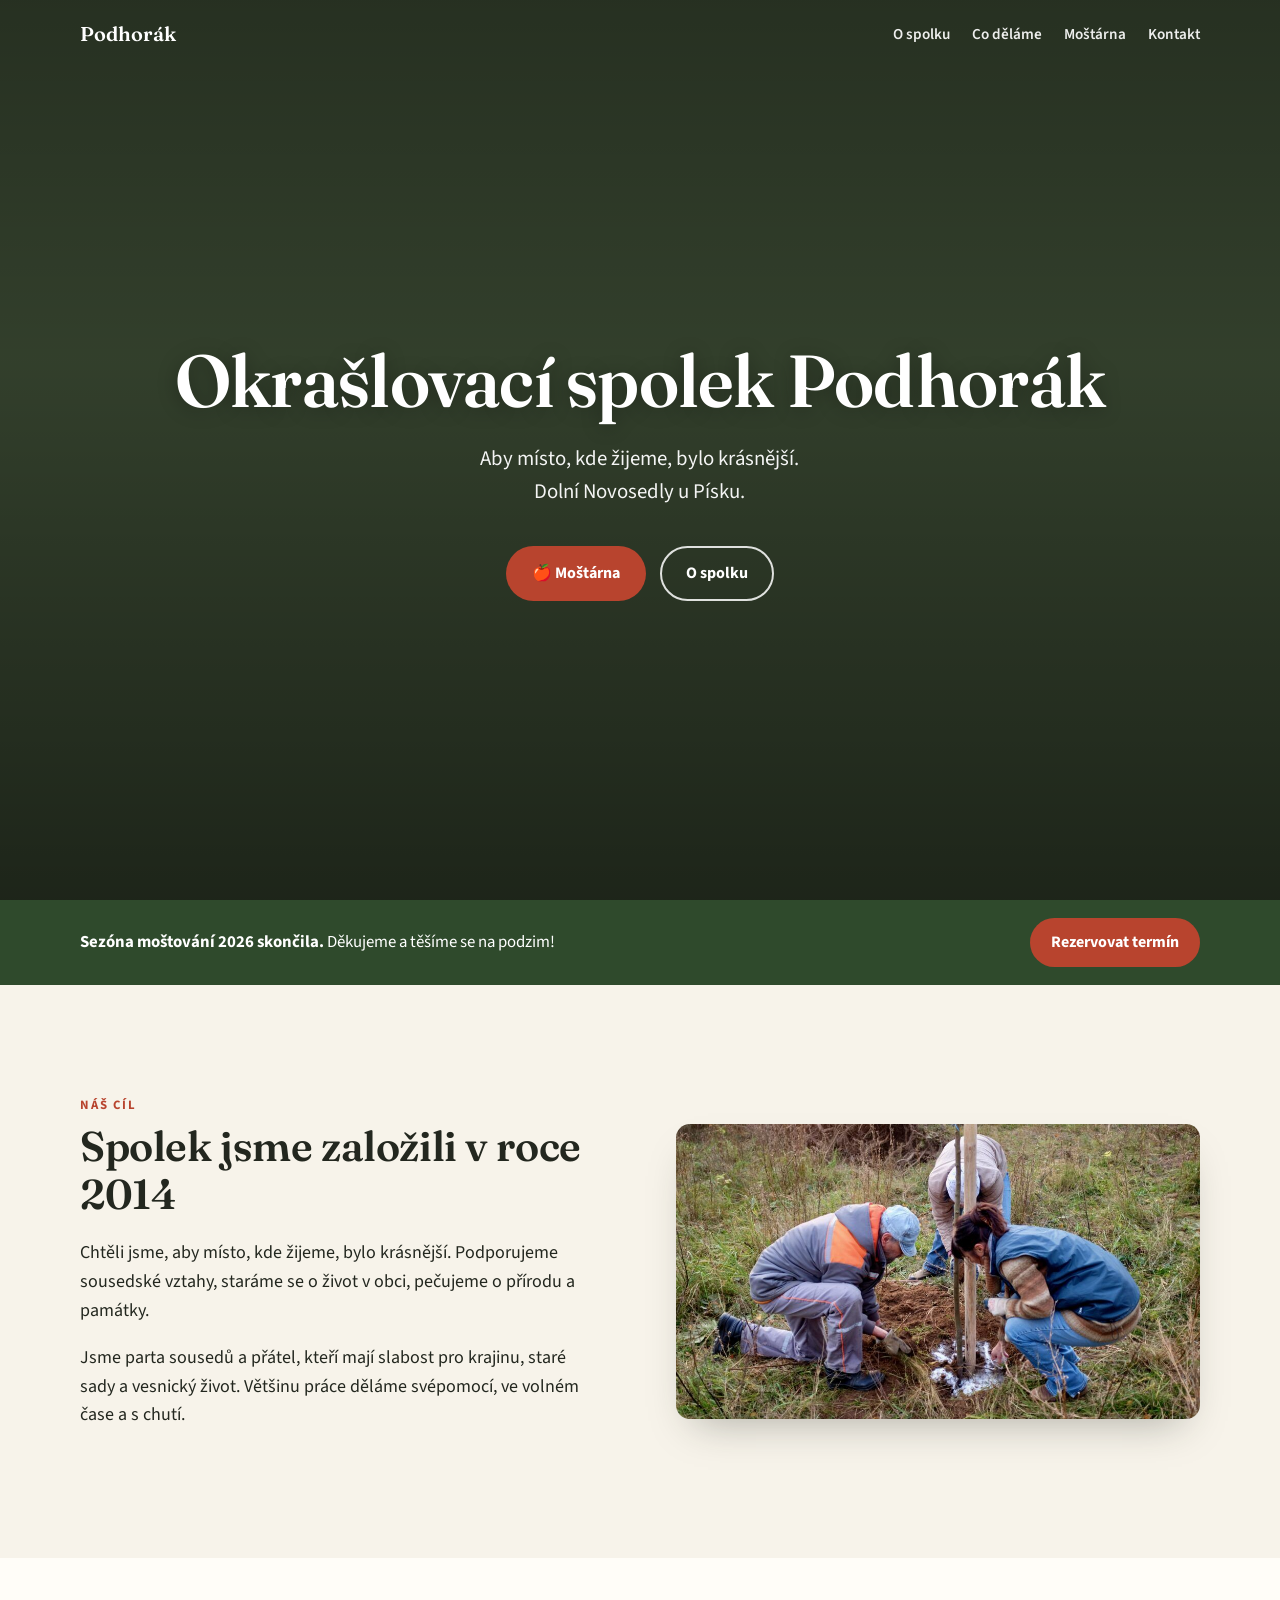
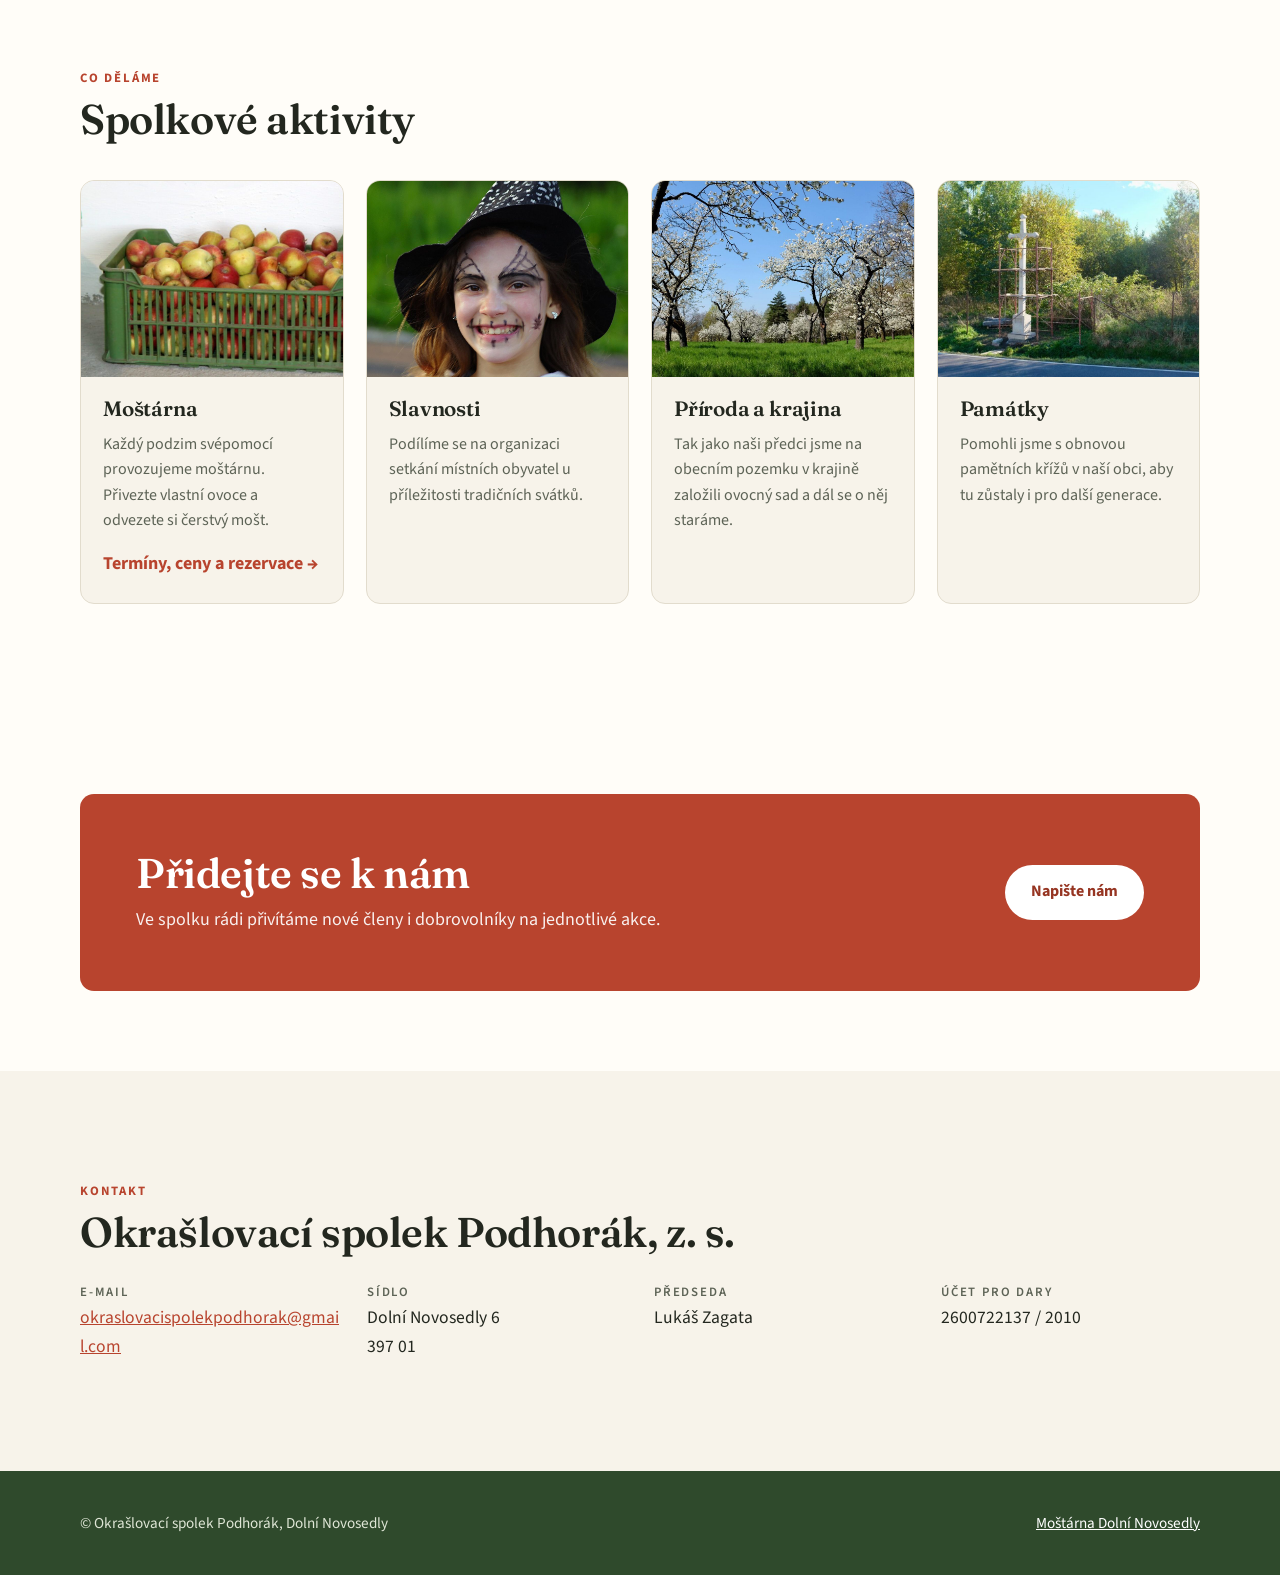
<file: index.html>
<!doctype html>
<html lang="cs">
<head>
  <meta charset="utf-8">
  <meta name="viewport" content="width=device-width, initial-scale=1">
  <meta name="format-detection" content="telephone=no">
  <title>Okrašlovací spolek Podhorák – Dolní Novosedly</title>
  <meta name="description" content="Okrašlovací spolek Podhorák z Dolních Novosedel u Písku. Pečujeme o krajinu, sady a památky, pořádáme sousedská setkání a na podzim provozujeme moštárnu.">
  <meta property="og:title" content="Okrašlovací spolek Podhorák">
  <meta property="og:description" content="Krajina, sady, památky a moštárna v Dolních Novosedlech u Písku.">
  <meta property="og:image" content="https://podhorak.cz/img/hero-pole.jpg">
  <link rel="icon" href="data:image/svg+xml,%3Csvg xmlns='http://www.w3.org/2000/svg' viewBox='0 0 100 100'%3E%3Ctext y='.9em' font-size='90'%3E🍏%3C/text%3E%3C/svg%3E">
  <link rel="preconnect" href="https://fonts.googleapis.com">
  <link rel="preconnect" href="https://fonts.gstatic.com" crossorigin>
  <link href="https://fonts.googleapis.com/css2?family=Fraunces:opsz,wght@9..144,600&family=Source+Sans+3:wght@400;600;700&display=swap" rel="stylesheet">
  <link rel="stylesheet" href="style.css">
</head>
<body>

<nav class="nav">
  <div class="wrap">
    <a class="brand" href="index.html">Podhorák</a>
    <ul>
      <li class="hide-sm"><a href="#spolek">O spolku</a></li>
      <li class="hide-sm"><a href="#aktivity">Co děláme</a></li>
      <li><a href="mostarna/index.html">Moštárna</a></li>
      <li><a href="#kontakt">Kontakt</a></li>
    </ul>
  </div>
</nav>

<header class="hero">
  <div class="slide" style="background-image:url('img/hero-pole.jpg')"></div>
  <div class="slide" style="background-image:url('img/hero-krajina.jpg')"></div>
  <div class="slide" style="background-image:url('img/hero-rybnik.jpg')"></div>
  <div class="hero-content">
    <h1>Okrašlovací spolek Podhorák</h1>
    <p class="lead">Aby místo, kde žijeme, bylo krásnější. Dolní Novosedly u Písku.</p>
    <div class="actions">
      <a class="btn btn-primary" href="mostarna/index.html">🍎 Moštárna</a>
      <a class="btn btn-ghost" href="#spolek">O spolku</a>
    </div>
  </div>
</header>

<div class="season-strip">
  <div class="wrap">
    <p id="sezona-pruh">Moštárna: termíny a rezervace najdete na stránce moštárny.</p>
    <a class="btn btn-primary" href="mostarna/index.html#rezervace">Rezervovat termín</a>
  </div>
</div>

<section id="spolek">
  <div class="wrap split">
    <div>
      <div class="eyebrow">Náš cíl</div>
      <h2>Spolek jsme založili v roce 2014</h2>
      <p>Chtěli jsme, aby místo, kde žijeme, bylo krásnější. Podporujeme sousedské vztahy, staráme se o život v obci, pečujeme o přírodu a památky.</p>
      <p>Jsme parta sousedů a přátel, kteří mají slabost pro krajinu, staré sady a vesnický život. Většinu práce děláme svépomocí, ve volném čase a s chutí.</p>
    </div>
    <div class="photo"><img src="img/sazeni.jpg" alt="Členové spolku sázejí ovocný strom" loading="lazy" width="1024" height="575"></div>
  </div>
</section>

<section id="aktivity" class="section-alt">
  <div class="wrap">
    <div class="eyebrow">Co děláme</div>
    <h2>Spolkové aktivity</h2>
    <div class="cards">
      <article class="card">
        <img src="img/jablka.jpg" alt="Přepravka jablek připravená k moštování" loading="lazy" width="1024" height="565">
        <div class="card-body">
          <h3>Moštárna</h3>
          <p>Každý podzim svépomocí provozujeme moštárnu. Přivezte vlastní ovoce a odvezete si čerstvý mošt.</p>
          <a class="more" href="mostarna/index.html">Termíny, ceny a rezervace →</a>
        </div>
      </article>
      <article class="card">
        <img src="img/slavnosti.jpg" alt="Malá čarodějnice na pálení čarodějnic" loading="lazy" width="1024" height="768">
        <div class="card-body">
          <h3>Slavnosti</h3>
          <p>Podílíme se na organizaci setkání místních obyvatel u příležitosti tradičních svátků.</p>
        </div>
      </article>
      <article class="card">
        <img src="img/sad-kvete.jpg" alt="Rozkvetlý ovocný sad" loading="lazy" width="1024" height="939">
        <div class="card-body">
          <h3>Příroda a krajina</h3>
          <p>Tak jako naši předci jsme na obecním pozemku v krajině založili ovocný sad a dál se o něj staráme.</p>
        </div>
      </article>
      <article class="card">
        <img src="img/kriz-hotovo.jpg" alt="Obnovený kamenný kříž u silnice" loading="lazy" width="1024" height="577">
        <div class="card-body">
          <h3>Památky</h3>
          <p>Pomohli jsme s obnovou pamětních křížů v naší obci, aby tu zůstaly i pro další generace.</p>
        </div>
      </article>
    </div>
  </div>
</section>


<section class="section-alt" style="padding-block:clamp(48px,7vw,80px)">
  <div class="wrap">
    <div class="join">
      <div>
        <h2>Přidejte se k nám</h2>
        <p>Ve spolku rádi přivítáme nové členy i dobrovolníky na jednotlivé akce.</p>
      </div>
      <a class="btn" href="mailto:okraslovacispolekpodhorak@gmail.com">Napište nám</a>
    </div>
  </div>
</section>

<section id="kontakt">
  <div class="wrap">
    <div class="eyebrow">Kontakt</div>
    <h2>Okrašlovací spolek Podhorák, z. s.</h2>
    <div class="contact-grid">
      <div><h3>E-mail</h3><p><a href="mailto:okraslovacispolekpodhorak@gmail.com">okraslovacispolekpodhorak@gmail.com</a></p></div>
      <div><h3>Sídlo</h3><p>Dolní Novosedly 6<br>397 01</p></div>
      <div><h3>Předseda</h3><p>Lukáš Zagata</p></div>
      <div><h3>Účet pro dary</h3><p>2600722137 / 2010</p></div>
    </div>
  </div>
</section>

<footer>
  <div class="wrap">
    <span>© Okrašlovací spolek Podhorák, Dolní Novosedly</span>
    <a href="mostarna/index.html">Moštárna Dolní Novosedly</a>
  </div>
</footer>

<script src="sezona.js"></script>
</body>
</html>
</file>
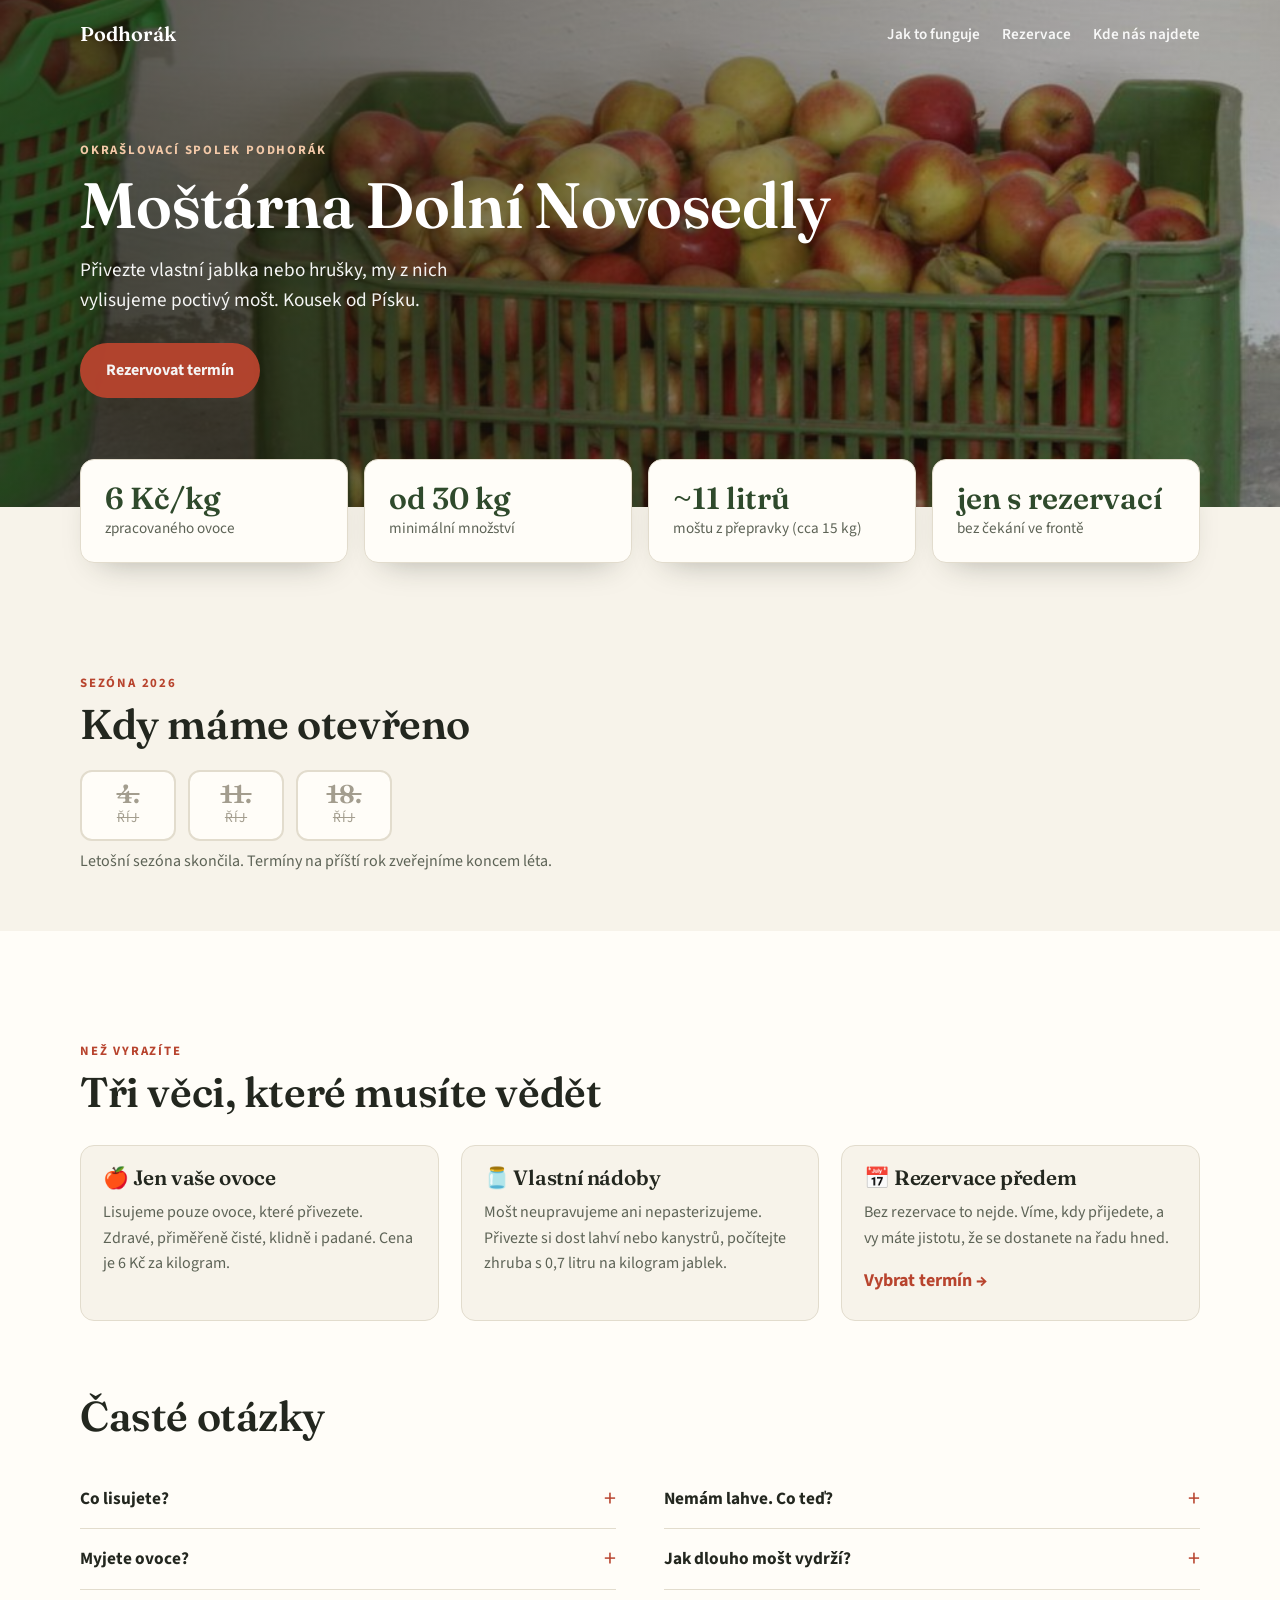
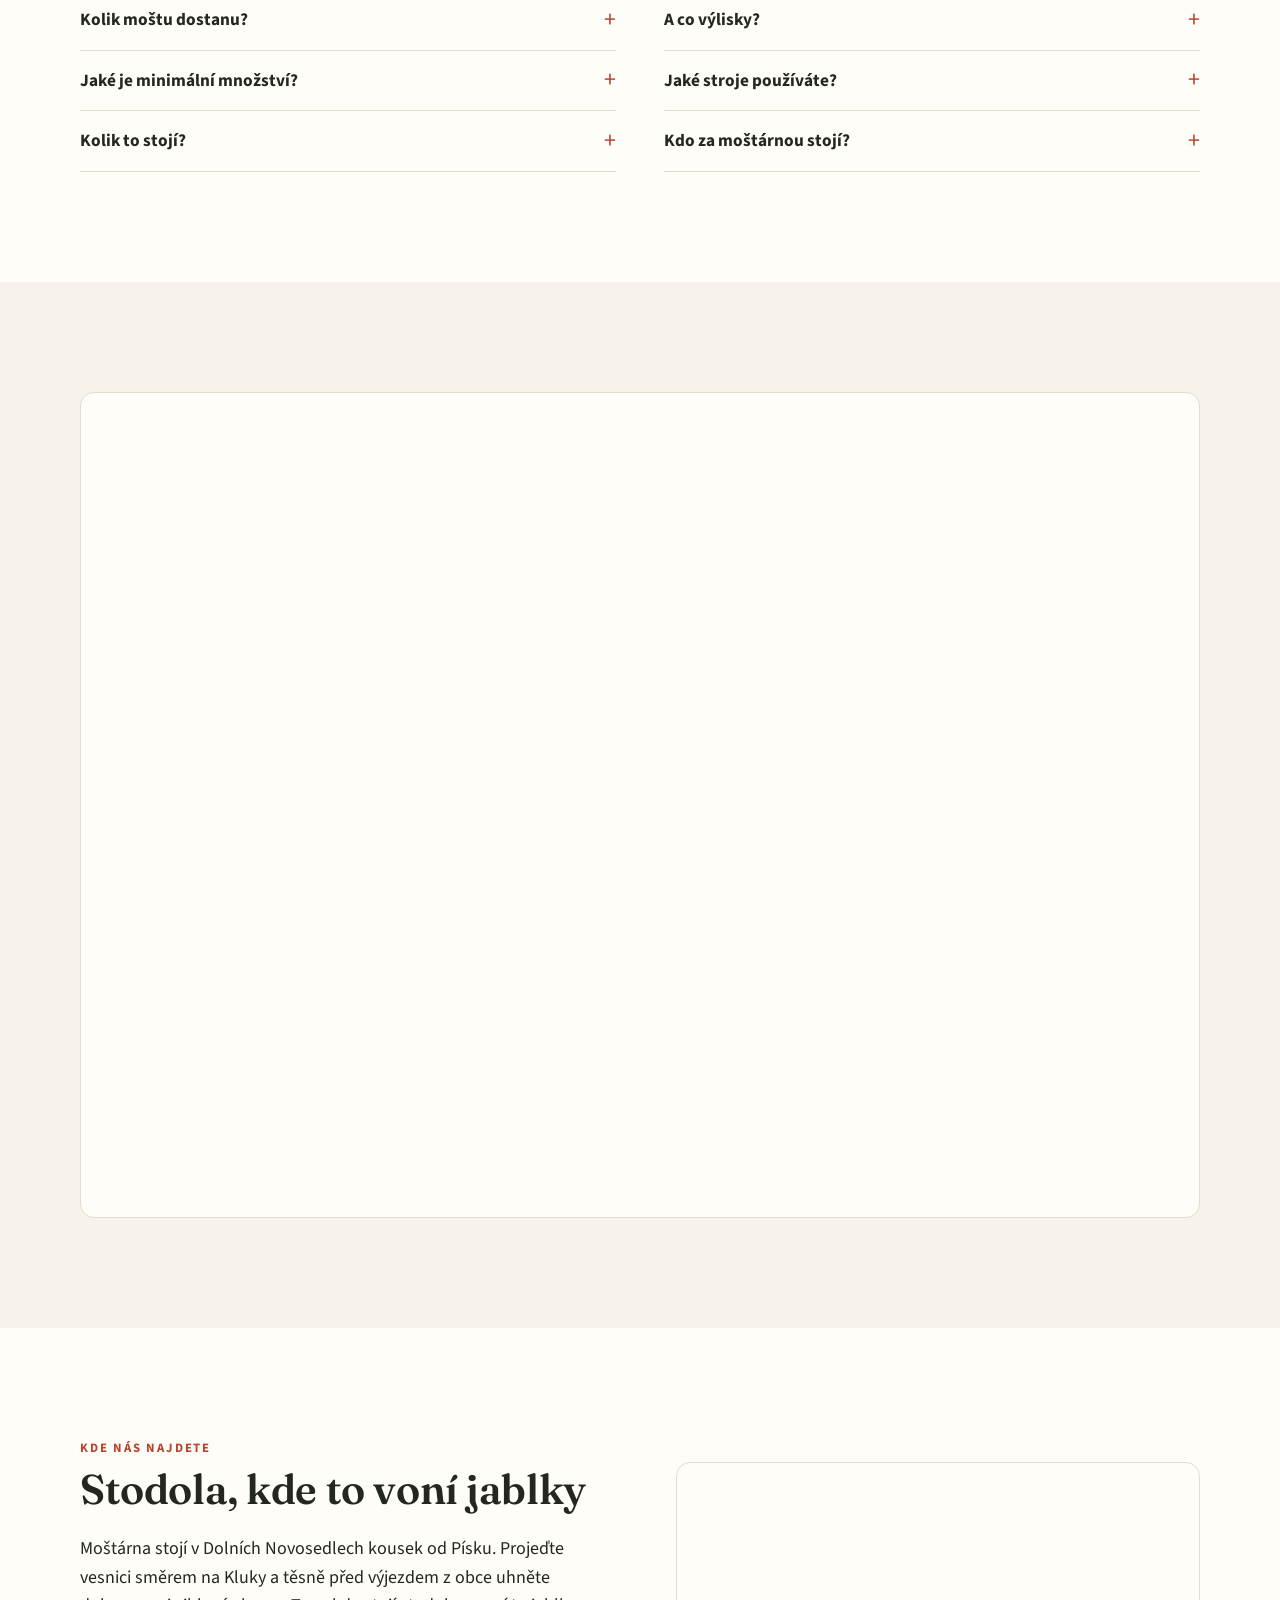
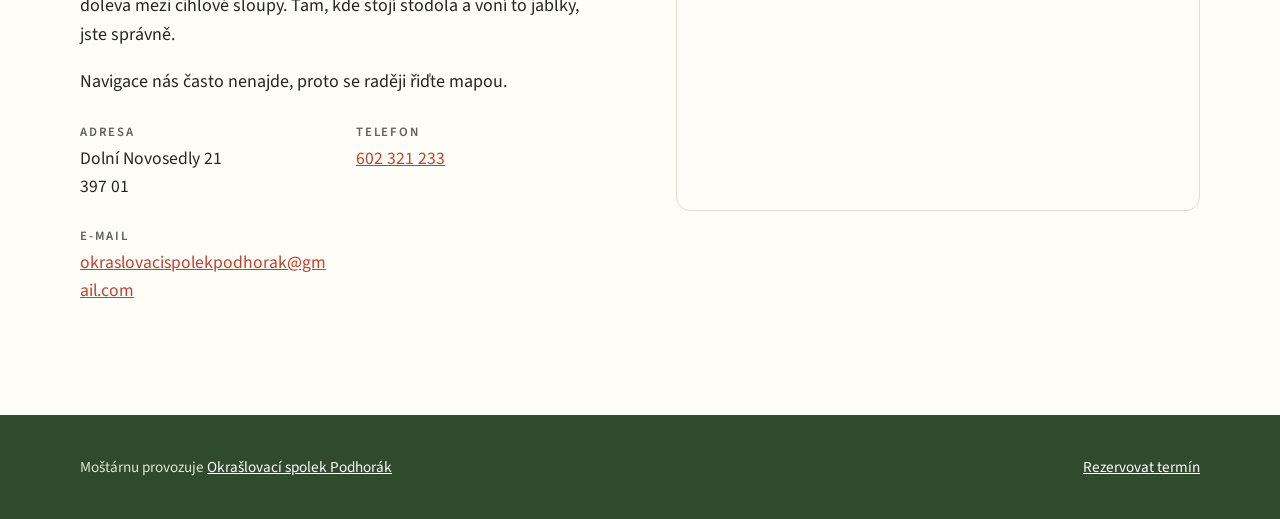
<file: mostarna/index.html>
<!doctype html>
<html lang="cs">
<head>
  <meta charset="utf-8">
  <meta name="viewport" content="width=device-width, initial-scale=1">
  <meta name="format-detection" content="telephone=no">
  <title>Moštárna Dolní Novosedly – moštování ovoce u Písku</title>
  <meta name="description" content="Moštárna v Dolních Novosedlech u Písku. Vylisujeme mošt z vašich jablek a hrušek, 6 Kč/kg, od 30 kg ovoce, jen po rezervaci. Provozuje Okrašlovací spolek Podhorák.">
  <meta property="og:title" content="Moštárna Dolní Novosedly">
  <meta property="og:description" content="Mošt z vašeho ovoce. 6 Kč/kg, od 30 kg, jen po rezervaci.">
  <meta property="og:image" content="https://podhorak.cz/img/jablka.jpg">
  <link rel="icon" href="data:image/svg+xml,%3Csvg xmlns='http://www.w3.org/2000/svg' viewBox='0 0 100 100'%3E%3Ctext y='.9em' font-size='90'%3E🍎%3C/text%3E%3C/svg%3E">
  <link rel="preconnect" href="https://fonts.googleapis.com">
  <link rel="preconnect" href="https://fonts.gstatic.com" crossorigin>
  <link href="https://fonts.googleapis.com/css2?family=Fraunces:opsz,wght@9..144,600&family=Source+Sans+3:wght@400;600;700&display=swap" rel="stylesheet">
  <link rel="stylesheet" href="../style.css">
</head>
<body>

<nav class="nav">
  <div class="wrap">
    <a class="brand" href="../index.html">Podhorák</a>
    <ul>
      <li class="hide-sm"><a href="#jak-to-funguje">Jak to funguje</a></li>
      <li><a href="#rezervace">Rezervace</a></li>
      <li><a href="#kde">Kde nás najdete</a></li>
    </ul>
  </div>
</nav>

<header class="page-head" style="background-image:url('../img/jablka.jpg')">
  <div class="wrap">
    <div class="eyebrow" style="color:#f3c9a8">Okrašlovací spolek Podhorák</div>
    <h1>Moštárna Dolní&nbsp;Novosedly</h1>
    <p>Přivezte vlastní jablka nebo hrušky, my z nich vylisujeme poctivý mošt. Kousek od Písku.</p>
    <p style="margin-top:1.4em"><a class="btn btn-primary" href="#rezervace">Rezervovat termín</a></p>
  </div>
</header>

<div class="wrap">
  <div class="facts">
    <div class="fact"><div class="big">6 Kč/kg</div><div class="small">zpracovaného ovoce</div></div>
    <div class="fact"><div class="big">od 30 kg</div><div class="small">minimální množství</div></div>
    <div class="fact"><div class="big">~11 litrů</div><div class="small">moštu z přepravky (cca 15 kg)</div></div>
    <div class="fact"><div class="big">jen s rezervací</div><div class="small">bez čekání ve frontě</div></div>
  </div>
</div>

<section style="padding-bottom:40px">
  <div class="wrap">
    <div class="eyebrow">Sezóna <span id="sezona-rok">2026</span></div>
    <h2>Kdy máme otevřeno</h2>
    <div class="dates" id="terminy">
      <div class="date"><div class="d">4.</div><div class="m">říj</div></div>
      <div class="date"><div class="d">11.</div><div class="m">říj</div></div>
      <div class="date"><div class="d">18.</div><div class="m">říj</div></div>
    </div>
    <p class="season-note" id="terminy-poznamka">Otevřeno vždy v neděli, jen po rezervaci.</p>
  </div>
</section>

<section id="jak-to-funguje" class="section-alt">
  <div class="wrap">
    <div class="eyebrow">Než vyrazíte</div>
    <h2>Tři věci, které musíte vědět</h2>
    <div class="cards" style="margin-top:28px">
      <div class="card"><div class="card-body">
        <h3>🍎 Jen vaše ovoce</h3>
        <p>Lisujeme pouze ovoce, které přivezete. Zdravé, přiměřeně čisté, klidně i padané. Cena je 6 Kč za kilogram.</p>
      </div></div>
      <div class="card"><div class="card-body">
        <h3>🫙 Vlastní nádoby</h3>
        <p>Mošt neupravujeme ani nepasterizujeme. Přivezte si dost lahví nebo kanystrů, počítejte zhruba s 0,7 litru na kilogram jablek.</p>
      </div></div>
      <div class="card"><div class="card-body">
        <h3>📅 Rezervace předem</h3>
        <p>Bez rezervace to nejde. Víme, kdy přijedete, a vy máte jistotu, že se dostanete na řadu hned.</p>
        <a class="more" href="#rezervace">Vybrat termín →</a>
      </div></div>
    </div>

    <h2 style="margin-top:72px">Časté otázky</h2>
    <div class="faq">
      <div>
        <details>
          <summary>Co lisujete?</summary>
          <p>Hlavně jablka, sem tam i hrušky. Nejlepší je tvrdé a šťavnaté ovoce. Přezrálá a moučnatá jablka se na mošt nehodí. Nahnilé nebo špinavé ovoce nezpracujeme.</p>
        </details>
        <details>
          <summary>Myjete ovoce?</summary>
          <p>Ne, ovoce musí být přiměřeně čisté už při příjezdu. Nemusí být trhané ze stromu, padané je v pořádku, hlavně ať je zdravé a čisté.</p>
        </details>
        <details>
          <summary>Kolik moštu dostanu?</summary>
          <p>Náš lis vyždímá z jablek přibližně 75 % šťávy. Z jedné přepravky (cca 15 kg) vám tak nateče kolem 11 litrů moštu. Dost na to, abyste zásobili rodinu i sousedy.</p>
        </details>
        <details>
          <summary>Jaké je minimální množství?</summary>
          <p>Lisujeme od 30 kg ovoce. Menší dávka by v lisu působila spíš jako ochutnávka než pořádná práce.</p>
        </details>
        <details>
          <summary>Kolik to stojí?</summary>
          <p>6 Kč za 1 kg zpracovaného ovoce. Cenu jsme naposledy upravili v sezóně 2025, kdy jsme ji po letech zvedli kvůli rostoucím nákladům na provoz.</p>
        </details>
      </div>
      <div>
        <details>
          <summary>Nemám lahve. Co teď?</summary>
          <p>Občas máme pár PET lahví v zásobě, ale spoléhat se na to nevyplatí. Přivezte si radši vlastní, jinak budete muset mošt vypít rovnou u stodoly.</p>
        </details>
        <details>
          <summary>Jak dlouho mošt vydrží?</summary>
          <p>Mošt je čerstvý a nepasterizovaný, takže v lednici vydrží jen pár dní. Na delší skladování si ho doma zapasterujte nebo zamrazte.</p>
        </details>
        <details>
          <summary>A co výlisky?</summary>
          <p>Po lisování zůstane zhruba čtvrtina hmotnosti ovoce jako výlisky. Zabalíme vám je do pytle a je na vás, jestli z nich bude kompost, krmení pro zvířata, nebo domácí experiment. Nechce se vám je vozit? Za 50 Kč se jich zbavíme za vás.</p>
        </details>
        <details>
          <summary>Jaké stroje používáte?</summary>
          <p>Ovoce nejdřív nadrtíme a pak slisujeme na plachetkovém lisu. Používáme spolehlivé stroje Voran z Rakouska.</p>
        </details>
        <details>
          <summary>Kdo za moštárnou stojí?</summary>
          <p>Moštárnu provozuje <a href="../index.html">Okrašlovací spolek Podhorák</a>, skupina přátel se slabostí pro přírodu, sady a vesnický život. Lisování je jen jedna z našich aktivit, ale upřímně: ta nejšťavnatější.</p>
        </details>
      </div>
    </div>
  </div>
</section>

<section id="rezervace">
  <div class="wrap">
    <div class="booking" style="margin-top:0">
      <div style="max-width:100%;height:800px;" class="reservanto-iframe" data-id="18848" data-resourceid="27231" data-serviceid="63495"></div>
    </div>
  </div>
</section>

<section id="kde" class="section-alt">
  <div class="wrap split" style="align-items:start">
    <div>
      <div class="eyebrow">Kde nás najdete</div>
      <h2>Stodola, kde to voní jablky</h2>
      <p>Moštárna stojí v Dolních Novosedlech kousek od Písku. Projeďte vesnici směrem na Kluky a těsně před výjezdem z obce uhněte doleva mezi cihlové sloupy. Tam, kde stojí stodola a voní to jablky, jste správně.</p>
      <p>Navigace nás často nenajde, proto se raději řiďte mapou.</p>
      <div class="contact-grid" style="margin-top:28px">
        <div><h3>Adresa</h3><p>Dolní Novosedly 21<br>397 01</p></div>
        <div><h3>Telefon</h3><p><a href="tel:+420602321233">602 321 233</a></p></div>
        <div><h3>E-mail</h3><p><a href="mailto:okraslovacispolekpodhorak@gmail.com">okraslovacispolekpodhorak@gmail.com</a></p></div>
      </div>
    </div>
    <div class="map">
      <iframe src="https://frame.mapy.cz/s/gebevecota" title="Mapa moštárny v Dolních Novosedlech" loading="lazy"></iframe>
    </div>
  </div>
</section>

<footer>
  <div class="wrap">
    <span>Moštárnu provozuje <a href="../index.html">Okrašlovací spolek Podhorák</a></span>
    <a href="#rezervace">Rezervovat termín</a>
  </div>
</footer>

<script src="../sezona.js"></script>
<script defer src="https://booking.reservanto.cz/Script/reservanto-iframe.js"></script>
</body>
</html>
</file>
<file: style.css>
/* Okrašlovací spolek Podhorák – společné styly */
:root {
  --cream: #f7f3ea;
  --paper: #fffdf8;
  --ink: #23271f;
  --muted: #5d6356;
  --green: #2f4a2c;
  --green-soft: #e4ead9;
  --apple: #b8442e;
  --apple-dark: #963522;
  --line: #e2dccd;
  --radius: 14px;
  --serif: "Fraunces", Georgia, serif;
  --sans: "Source Sans 3", system-ui, -apple-system, "Segoe UI", sans-serif;
}

* { box-sizing: border-box; }
html { scroll-behavior: smooth; }
body {
  margin: 0;
  background: var(--cream);
  color: var(--ink);
  font-family: var(--sans);
  font-size: 18px;
  line-height: 1.6;
  -webkit-font-smoothing: antialiased;
}
img { max-width: 100%; display: block; }
a { color: var(--apple); }
a:hover { color: var(--apple-dark); }
h1, h2, h3 { font-family: var(--serif); font-weight: 600; line-height: 1.15; margin: 0 0 .5em; letter-spacing: -.01em; }
h2 { font-size: clamp(1.9rem, 4vw, 2.6rem); }
h3 { font-size: 1.3rem; }
p { margin: 0 0 1em; }

.wrap { width: min(1120px, 100% - 32px); margin-inline: auto; }
.eyebrow {
  font-size: .8rem; font-weight: 700; letter-spacing: .14em; text-transform: uppercase;
  color: var(--apple); margin-bottom: .6em;
}

/* Navigace */
.nav {
  position: absolute; inset: 0 0 auto; z-index: 10;
  padding: 18px 0;
}
.nav .wrap { display: flex; align-items: center; justify-content: space-between; gap: 16px; }
.brand { color: #fff; text-decoration: none; font-family: var(--serif); font-size: 1.25rem; font-weight: 600; }
.brand:hover { color: #fff; }
.nav ul { list-style: none; display: flex; gap: 22px; margin: 0; padding: 0; }
.nav ul a { color: #fff; text-decoration: none; font-weight: 600; font-size: .95rem; opacity: .92; }
.nav ul a:hover { opacity: 1; color: #fff; text-decoration: underline; text-underline-offset: 4px; }
.nav.solid { position: static; background: var(--green); }
@media (max-width: 640px) { .nav ul { gap: 14px; } .nav ul li.hide-sm { display: none; } }

/* Tlačítka */
.btn {
  display: inline-flex; align-items: center; gap: .5em;
  padding: .8em 1.5em; border-radius: 999px;
  font-weight: 700; font-size: 1rem; text-decoration: none;
  border: 2px solid transparent; transition: transform .15s, background .15s;
}
.btn:hover { transform: translateY(-1px); }
.btn-primary { background: var(--apple); color: #fff; }
.btn-primary:hover { background: var(--apple-dark); color: #fff; }
.btn-ghost { border-color: rgba(255,255,255,.85); color: #fff; }
.btn-ghost:hover { background: rgba(255,255,255,.12); color: #fff; }
.btn-green { background: var(--green); color: #fff; }
.btn-green:hover { background: #22371f; color: #fff; }

/* Hero s prolínáním fotek */
.hero {
  position: relative; min-height: 100svh; display: grid; place-items: center;
  color: #fff; text-align: center; overflow: hidden; background: #3b4a33;
}
.hero .slide {
  position: absolute; inset: 0; background-size: cover; background-position: center;
  opacity: 0; animation: fade 21s infinite;
}
.hero .slide:nth-child(1) { animation-delay: 0s; }
.hero .slide:nth-child(2) { animation-delay: 7s; }
.hero .slide:nth-child(3) { animation-delay: 14s; }
@keyframes fade {
  0% { opacity: 0; transform: scale(1.04); }
  5% { opacity: 1; }
  33% { opacity: 1; }
  38% { opacity: 0; transform: scale(1); }
  100% { opacity: 0; }
}
@media (prefers-reduced-motion: reduce) {
  .hero .slide { animation: none; }
  .hero .slide:nth-child(1) { opacity: 1; }
}
.hero::after {
  content: ""; position: absolute; inset: 0;
  background: linear-gradient(180deg, rgba(0,0,0,.35) 0%, rgba(0,0,0,.15) 40%, rgba(0,0,0,.5) 100%);
}
.hero-content { position: relative; z-index: 2; padding: 120px 16px 80px; }
.hero h1 { font-size: clamp(2.4rem, 7vw, 4.6rem); margin-bottom: .25em; text-shadow: 0 2px 20px rgba(0,0,0,.3); }
.hero .lead { font-size: clamp(1.05rem, 2.4vw, 1.3rem); max-width: 34ch; margin: 0 auto 1.8em; opacity: .95; }
.hero .actions { display: flex; gap: 14px; justify-content: center; flex-wrap: wrap; }

/* Pruh se sezónou moštárny */
.season-strip {
  background: var(--green); color: #fff; padding: 18px 0;
}
.season-strip .wrap { display: flex; align-items: center; justify-content: space-between; gap: 16px; flex-wrap: wrap; }
.season-strip p { margin: 0; font-size: 1.05rem; }
.season-strip strong { font-weight: 700; }
.season-strip a.btn { padding: .6em 1.2em; }

/* Sekce */
section { padding: clamp(64px, 9vw, 110px) 0; }
.section-alt { background: var(--paper); }

.split { display: grid; grid-template-columns: 1fr 1fr; gap: clamp(32px, 6vw, 72px); align-items: center; }
@media (max-width: 820px) { .split { grid-template-columns: 1fr; } }
.photo { border-radius: var(--radius); overflow: hidden; box-shadow: 0 20px 40px -18px rgba(35,39,31,.35); }
.photo img { width: 100%; height: 100%; object-fit: cover; }

/* Aktivity */
.cards { display: grid; grid-template-columns: repeat(auto-fit, minmax(240px, 1fr)); gap: 22px; margin-top: 36px; }
.card {
  background: var(--paper); border: 1px solid var(--line); border-radius: var(--radius);
  overflow: hidden; display: flex; flex-direction: column;
}
.section-alt .card { background: var(--cream); }
.card img { aspect-ratio: 4 / 3; object-fit: cover; width: 100%; height: auto; }
.card-body { padding: 20px 22px 24px; flex: 1; display: flex; flex-direction: column; }
.card-body p { color: var(--muted); font-size: 1rem; }
.card-body .more { margin-top: auto; font-weight: 700; text-decoration: none; }
.card-body .more:hover { text-decoration: underline; }

/* Galerie křížů */
.gallery { display: grid; grid-template-columns: repeat(4, 1fr); gap: 12px; margin-top: 32px; }
.gallery figure { margin: 0; border-radius: 10px; overflow: hidden; }
.gallery img { aspect-ratio: 1; object-fit: cover; width: 100%; transition: transform .4s; }
.gallery figure:hover img { transform: scale(1.04); }
@media (max-width: 720px) { .gallery { grid-template-columns: repeat(2, 1fr); } }

/* Členství */
.join {
  background: var(--apple); color: #fff; border-radius: var(--radius);
  padding: clamp(32px, 5vw, 56px); display: flex; justify-content: space-between; align-items: center;
  gap: 24px; flex-wrap: wrap;
}
.join h2 { margin: 0 0 .2em; }
.join p { margin: 0; opacity: .92; }
.join .btn { background: #fff; color: var(--apple-dark); }
.join .btn:hover { background: var(--cream); color: var(--apple-dark); }

/* Kontakt */
.contact-grid { display: grid; grid-template-columns: repeat(auto-fit, minmax(220px, 1fr)); gap: 28px; margin-top: 28px; }
.contact-grid h3 { font-family: var(--sans); font-size: .8rem; letter-spacing: .14em; text-transform: uppercase; color: var(--muted); margin-bottom: .4em; }
.contact-grid p { margin: 0; font-size: 1.1rem; overflow-wrap: anywhere; }

/* Moštárna – podstránka */
.page-head {
  position: relative; color: #fff; padding: clamp(80px, 12vw, 140px) 0 clamp(56px, 8vw, 90px);
  background: #4a3a24 center / cover no-repeat;
}
.page-head::after { content: ""; position: absolute; inset: 0; background: linear-gradient(90deg, rgba(30,24,14,.75), rgba(30,24,14,.3)); }
.page-head .wrap { position: relative; z-index: 2; }
.page-head h1 { font-size: clamp(2.4rem, 6vw, 4rem); margin-bottom: .2em; }
.page-head p { font-size: 1.2rem; max-width: 40ch; opacity: .95; }

.facts { display: grid; grid-template-columns: repeat(auto-fit, minmax(200px, 1fr)); gap: 16px; margin-top: -48px; position: relative; z-index: 3; }
.fact {
  background: var(--paper); border-radius: var(--radius); padding: 22px 24px;
  box-shadow: 0 16px 34px -20px rgba(35,39,31,.4); border: 1px solid var(--line);
}
.fact .big { font-family: var(--serif); font-size: 1.9rem; font-weight: 600; color: var(--green); line-height: 1.1; }
.fact .small { color: var(--muted); font-size: .95rem; }

.dates { display: flex; gap: 12px; flex-wrap: wrap; margin: 18px 0 8px; }
.date {
  background: var(--paper); border: 2px solid var(--green); color: var(--green);
  border-radius: 12px; padding: 10px 16px; text-align: center; min-width: 96px;
}
.date .d { font-family: var(--serif); font-size: 1.6rem; font-weight: 600; line-height: 1; }
.date .m { font-size: .85rem; text-transform: uppercase; letter-spacing: .08em; }
.date.past { border-color: var(--line); color: #a39d8e; text-decoration: line-through; }
.date.next { background: var(--green); color: #fff; }
.season-note { color: var(--muted); font-size: 1rem; }

.faq { display: grid; grid-template-columns: repeat(2, 1fr); gap: 0 48px; margin-top: 28px; }
@media (max-width: 820px) { .faq { grid-template-columns: 1fr; } }
details { border-bottom: 1px solid var(--line); padding: 16px 0; }
summary {
  cursor: pointer; font-weight: 700; font-size: 1.08rem; list-style: none;
  display: flex; justify-content: space-between; gap: 16px; align-items: center;
}
summary::-webkit-details-marker { display: none; }
summary::after { content: "+"; font-size: 1.5rem; font-weight: 400; color: var(--apple); line-height: 1; }
details[open] summary::after { content: "−"; }
details p { margin: .7em 0 0; color: var(--muted); }

.booking { background: var(--paper); border: 1px solid var(--line); border-radius: var(--radius); padding: 12px; margin-top: 28px; }
.booking .reservanto-iframe { max-width: 100% !important; width: 100%; }

.map { border-radius: var(--radius); overflow: hidden; border: 1px solid var(--line); margin-top: 24px; aspect-ratio: 3 / 2; }
.map iframe { width: 100%; height: 100%; border: 0; display: block; }
@media (max-width: 600px) { .map { aspect-ratio: 1; } }

/* Patička */
footer { background: var(--green); color: #dfe6d6; padding: 40px 0; font-size: .95rem; }
footer .wrap { display: flex; justify-content: space-between; gap: 20px; flex-wrap: wrap; }
footer a { color: #fff; }
</file>
